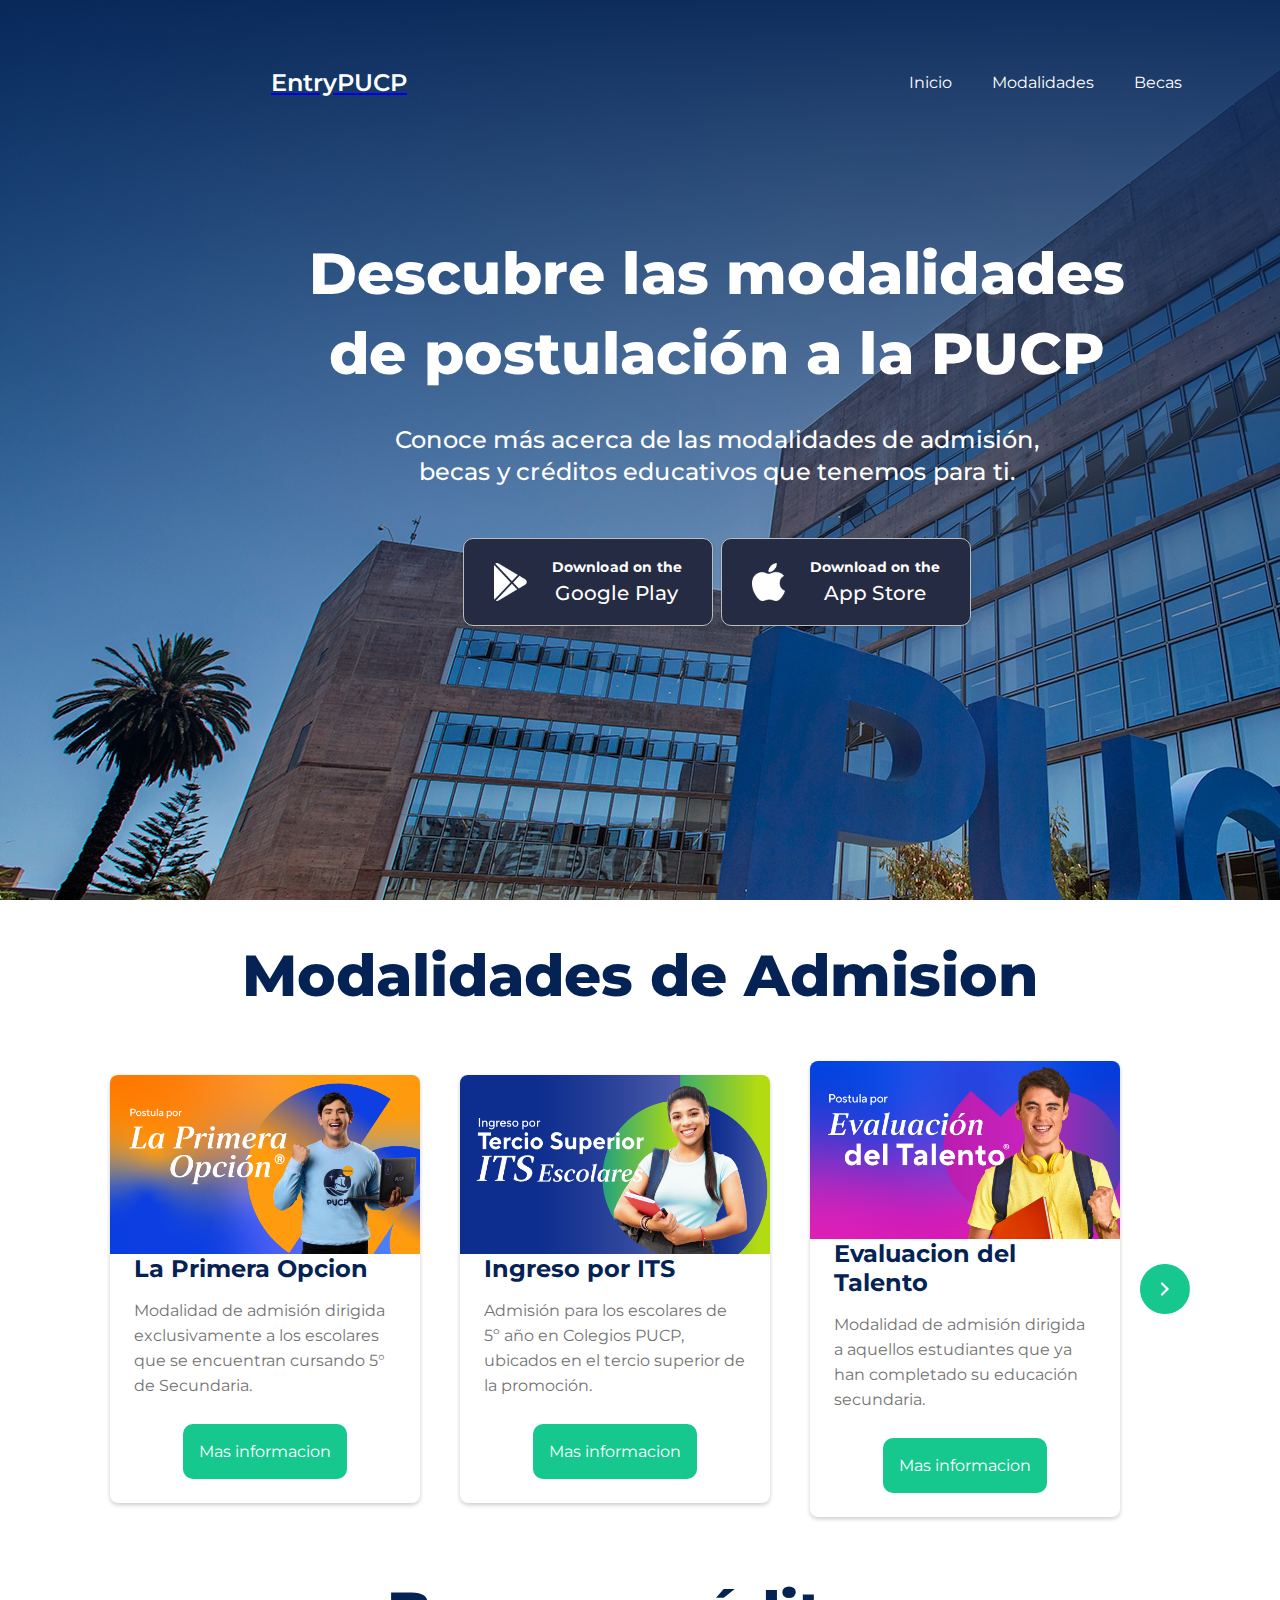
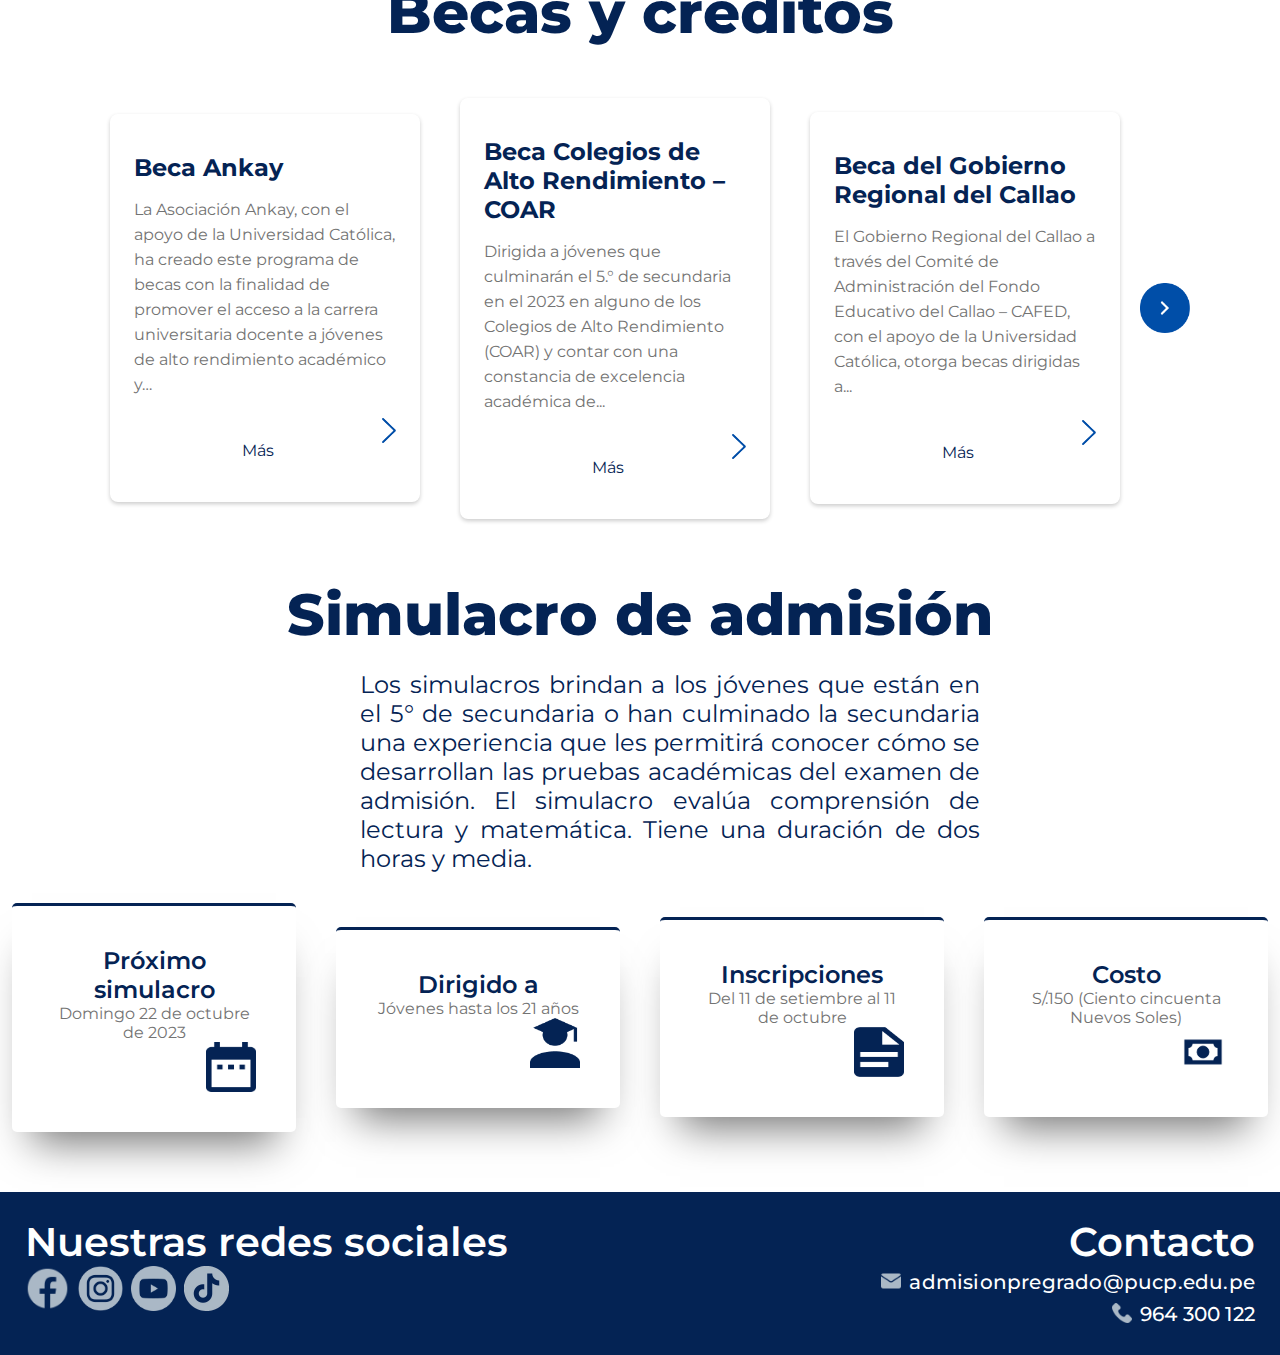
<file: index.html>
<!DOCTYPE html>
<html lang="en">
  <head>
    <meta charset="UTF-8" />
    <meta name="viewport" content="width=device-width, initial-scale=1.0" />
    <link rel="icon" href="assets/image/logoPUCP.webp" type="image/x-icon" />
    <title>EntryPUCP</title>
    <link rel="stylesheet" href="assets/styles/style.css" />
  </head>
  <body>

    <section class="main">


      <section class="principal">
        <main>
          <div id="header-placeholder"></div>
          <section id="hero" class="hero">
            <h1>Descubre las modalidades de postulación a la PUCP</h1>
            <h4>
              Conoce más acerca de las modalidades de admisión, becas y créditos
              educativos que tenemos para ti.
            </h4>
            <div class="downloads">
              <button class="GooglePlay">
                <img class="GooglePlayIcon" src="assets/image/playStoreIcon.png" />
                <div class="text-button">
                  <p class="download-on-the">
                    Download on the
                    <br />
                  </p>
                  <p class="store">
                    Google Play
                    <br />
                  </p>
                </div>
              </button>
              <button class="AppStore">
                <img class="AppStoreIcon" src="assets/image/appleIcon.png" />
                <div class="text-button">
                  <p class="download-on-the">
                    Download on the
                    <br />
                  </p>
                  <p class="store">
                    App Store
                    <br />
                  </p>
                </div>
              </button>
            </div>
          </section>
        </main>
      </section>

      <div id="modalidades-placeholder"></div>

      <div id="becas-placeholder"></div>

      <div id="simulacro-placeholder"></div>

      <div id="footer-placeholder"></div>

    </section>
    <script src="https://code.jquery.com/jquery-3.6.0.min.js"
            integrity="sha256-/xUj+3OJU5yExlq6GSYGSHk7tPXikynS7ogEvDej/m4=" crossorigin="anonymous"></script>
    <script src="assets/script/main.js" type="text/javascript"></script>
</file>
<file: assets/styles/style.css>
@import url("https://fonts.googleapis.com/css2?family=Ubuntu:wght@300;400;500;700&display=swap");
@import url("https://fonts.googleapis.com/css?family=Montserrat");
* {
  margin: 0;
  padding: 0;
  box-sizing: border-box;
  font-family: "Montserrat", sans-serif;

}
.main{
  margin-bottom: 0px;
}
.principal {
  position: relative;
  min-height: 100vh;
  align-self: stretch;
  background: linear-gradient(
          180deg,
          rgba(4, 35, 84, 0.95) 0%,
          rgba(0, 0, 0, 0) 100%
  ),
  url("../image/headerFondo.jpg"), lightgray 50% / cover no-repeat;
  display: flex;
  justify-content: center;
  align-items: center;
  flex-direction: column;
  padding: 30px 100px;
  width: 100vw;
}
.nav {
  display: flex;
  width: 100vw;
  height: 104px;
  padding: 23px 197.999px 23px 171px;
  align-items: center;
  gap: 20%;
  /* gap: 470px; */
  flex-shrink: 0;
  color: #fff;
  margin-left: auto;
}

.nav h2 {
  color: #fff;
  text-decoration: none;
  list-style: none;
}

header {
  position: absolute;
  top: 0;
  left: 0;
  width: 100%;
  padding: 30px 100px;
  display: flex;
  justify-content: space-between;
  align-items: center;
  z-index: 1000;
}

.navigation {
  display: flex;
  margin-left: auto;
}
.navigation li {
  list-style: none;
}
.navigation li a {
  position: relative;
  color: #fff;
  text-decoration: none;
  margin-left: 40px;
}

.principal {
  display: flex;
  align-items: start;
  justify-content: space-around;
}

.hero {
  display: flex;
  flex-direction: column;
  gap: 20px;
  padding: 167px;
}

.hero h1 {
  width: 900px;
  height: 170px;
  flex-shrink: 0;
  color: #fff;
  font-size: 58px;
  font-style: normal;
  font-weight: 800;
  line-height: 80px; /* 137.931% */
  letter-spacing: 0.2px;
}

.hero h4 {
  width: 80%;
  height: 94px;
  flex-shrink: 0;
  color: #fff;
  font-size: 24px;
  font-style: normal;
  font-weight: 500;
  line-height: 32px; /* 133.333% */
  letter-spacing: 0.2px;
}

.downloads {
  display: flex;
  gap: 8px;
}

.downloads button {
  display: inline-flex;
  padding: 18px 28px;
  justify-content: center;
  align-items: center;
  gap: 25px;
  border-radius: 10px;
  border: 1px solid var(--muted-color, #bdbdbd);
  background: var(--dark-background-color, #252b42);
  box-shadow: 0px 2px 4px 0px rgba(0, 0, 0, 0.1);
  color: #fff;
  width: 250px;
  height: 88px;
}

.downloads button:hover {
  cursor: pointer;
}

.downloads img {
  width: 33px;
  height: 38px;
}

.download-on-the {
  font-size: 14px;
  font-style: normal;
  font-weight: 700;
  line-height: 22px; /* 157.143% */
  letter-spacing: 0.2px;
}

.store {
  font-size: 20px;
  font-style: normal;
  font-weight: 500;
  line-height: 30px; /* 150% */
  letter-spacing: 0.2px;
}

@media screen and (max-width: 1000px) {
  .nav {
    display: flex;
    width: 100%;
    height: 104px;
    padding: 30px;
    align-items: center;
    color: #fff;
    gap: 20%;
  }

  header {
    padding: 15px 50px;
  }

  .principal {
    flex-direction: column;
    padding: 30px;
  }

  .hero {
    padding: 30px;
  }

  .hero h1 {
    font-size: 46px;
  }

  .hero h4 {
    font-size: 21px;
  }
}

@media screen and (max-width: 768px) {
  .nav {
    display: flex;
    width: 100%;
    height: 104px;
    padding: 30px;
    align-items: center;
    color: #fff;
    gap: 10%;
  }
  .principal {
    flex-direction: column;
    padding: 30px;
  }

  .hero {
    padding: 30px;
  }

  .hero h1 {
    font-size: 40px;
    width: 100%;
    line-height: 60px;
  }

  .hero h4 {
    font-size: 18px;
  }
}

@media screen and (max-width: 480px) {
  .principal {
    flex-direction: column;
    padding: 30px;
    width: 100%;
  }
  .nav {
    display: flex;
    width: 100%;
    height: 104px;
    padding: 10px;
    align-items: center;
    color: #fff;
    gap: 5%;
  }

  .hero {
    padding: 10px;
    width: 100%;
    gap: 50px;
  }

  .hero h1{
    width: 100%;
    line-height: 55px;
  }

  .downloads {
    flex-direction: column;
    align-items: center;
  }

  .downloads button {
    width: 100%;
    margin-bottom: 10px;
  }
}

@media screen and (max-width: 480px) {
  .principal {
    flex-direction: column;
    padding: 30px;
    width: 100%;
  }
  .nav {
    display: flex;
    width: 100%;
    height: 104px;
    padding: 10px;
    align-items: center;
    color: #fff;
    gap: 1%;
  }

  .hero {
    padding: 10px;
    width: 100%;
    gap: 100px;
  }

  .hero h1{
    width: 100%;
    line-height: 55px;
  }

  .downloads {
    flex-direction: column;
    align-items: center;
  }

  .downloads button {
    width: 100%;
    margin-bottom: 10px;
  }
}

/* Section Common Styles */

section {
  display: flex;
  justify-content: center;
  align-items: center;
  text-align: center;
  flex-wrap: wrap;
  margin-bottom: 40px;

}


section h1.title {
  color: #042354;
  font: bold 58px 'Montserrat', sans-serif;
  font-weight: 800;
  margin-bottom: 20px;
  text-align: center;
  display: flex;
  justify-content: start;
}



.grid{
  width:100%;
  background-color: #fff;
  display: flex;
  justify-content: center;
  align-items: center;
  padding: 0px 90px;
}

.container{
  display: flex;
  justify-content: center;
  align-items: center;
  text-align: center;
  flex-wrap: wrap;
  margin-top: 10px;
}
.container .card{
  flex:1;
  width: 330px;
  background-color: #fff;
  border-radius: 8px;
  overflow: hidden;
  box-shadow: 0px 2px 4px rgba(0, 0, 0, 0.2);
  margin: 20px;
}
.card img{
  width: 100%;
  height: auto;
}
.card-content{
  padding: 24px;
}
.card-content h3{
  color: #042354;
  font: bold 24px 'Montserrat', sans-serif;
  margin-bottom: 32px;
  text-align: left;
  margin: 15px 0px;
}

.card-content p{
  color: #737373;
  font: medium 16px 'Montserrat', sans-serif;
  margin-bottom: 20px;
  text-align: left;
  line-height: 25px;
}

.card-content .btn{
  display: inline-block;
  padding: 18px 16px;
  background-color: #16c78e;
  text-decoration: none;
  border-radius: 10px;
  margin-top: 6px;
  color: #fff;
  text-align: center;
}

.card-content .btn2{
  display: inline-block;
  padding: 18px 16px;
  text-decoration: none;
  border-radius: 10px;
  margin-top: 6px;
  color: #042354;
  text-align: center;
}

.card-content .flechaMas{
  width: 0.8617rem;
  height: 1.6rem;
  object-fit: contain;
  vertical-align: middle;
  flex-shrink: 0;
}

.btn-siguiente-container {
  text-align: center; /* Centra el botón horizontalmente */
  margin-top: 20px; /* Ajusta el margen superior según tus preferencias */
}

.btn-siguiente {
  width: 50px; /* Establece el ancho deseado para el botón "Siguiente" */
  height: 50px; /* Establece la altura deseada para el botón "Siguiente" */
  /* Agrega otros estilos de diseño, como fondo, color de texto, bordes, etc., según tus preferencias */
}

@media screen and (max-width: 768px) {
  .container {
    flex-direction: column;
  }
  .btn-siguiente-container {
    flex-direction: column; /* Cambia la dirección de flexión a columna */
    align-items: center; /* Centra el contenido verticalmente */
  }
}


/* Modalidades de admision Section */

.modalidades {
  background-color: #ffffff;
}


/*SIMULACRO*/

.simulacro .introduccion{
  color: #042354;
  font: normal 24px 'Montserrat', sans-serif;
  padding-bottom: 10px;
  margin-left: 360px;
  margin-right: 300px;
  text-align: justify;
}
:root {
  --weight1: 200;
  --weight2: 400;
  --weight3: 600;
}

.box p {
  color: #737373;
  font:  16px 'Montserrat', sans-serif;
}

.box {
  border-radius: 5px;
  box-shadow: 0px 30px 40px -20px #737373;
  padding: 40px;
  margin: 20px;
}

img {
  float: right;
}

@media (max-width: 450px) {
  .box {
    height: 200px;
  }
}

@media (max-width: 950px) and (min-width: 450px) {
  .box {
    text-align: center;
    height: 180px;
  }
}

.costo {
  border-top: 3px solid #042354;
}
.estudiante {
  border-top: 3px solid #042354;
}
.inscripciones {
  border-top: 3px solid #042354;
}
.calendario {
  border-top: 3px solid #042354;
}

h2 {
  color: #042354;
  font-weight: var(--weight3);
}

.row1-container {
  margin-left: -70px;
  margin-right: -70px;
}

.row1-container .imagen {
  width: 50px;
  height: 50px;
}

@media (min-width: 950px) {
  .row1-container {
    display: flex;
    justify-content: center;
    align-items: center;
    margin-left: -70px;
    margin-right: -70px;
  }

  .box-down {
    position: relative;
    top: 150px;
  }
  .box {
    width: 20%;

  }

}

/*footer*/

.footer {
  background-color: #042354;
  display: flex;
  flex-direction: row;
  /* justify-content: space-between; */
  padding: 25px;
  height: auto;
  width: 100vw;
}

.Redes {
  width: 50%;
}

.Contacto {
  display: flex;
  flex-direction: column;
  align-items: end;
}

.Contacto p {
  color: #fff;
  text-align: right;
  font-size: 20px;
  font-style: normal;
  font-weight: 500;
  line-height: 32px; /* 133.333% */
  letter-spacing: 0.2px;
}

.Contacto img {
  width: 20px;
  height: 20px;
  margin-top: 5px;
}

.contacto_ {
  display: flex;
  gap: 8px;
  justify-content: center;
}

.footer h2 {
  color: #fff;
  font-family: "Montserrat", sans-serif;
  font-size: 40px;
  font-style: normal;
  text-align: left;
}

.Icons {
  display: flex;
  flex-direction: row;
  gap: 8px;
}

.Icons img {
  height: 45px;
  width: 45px;
}
.Contacto {
  margin-left: auto;
}
@media screen and (max-width: 650px) {
  .footer {
    display: flex;
    flex-direction: column;
  }
  .footer h2{
    font-size: 35px;
  }
  .Contacto {
    align-items: start;
  }
  .footer{
    gap: 25px;
  }
}
</file>
